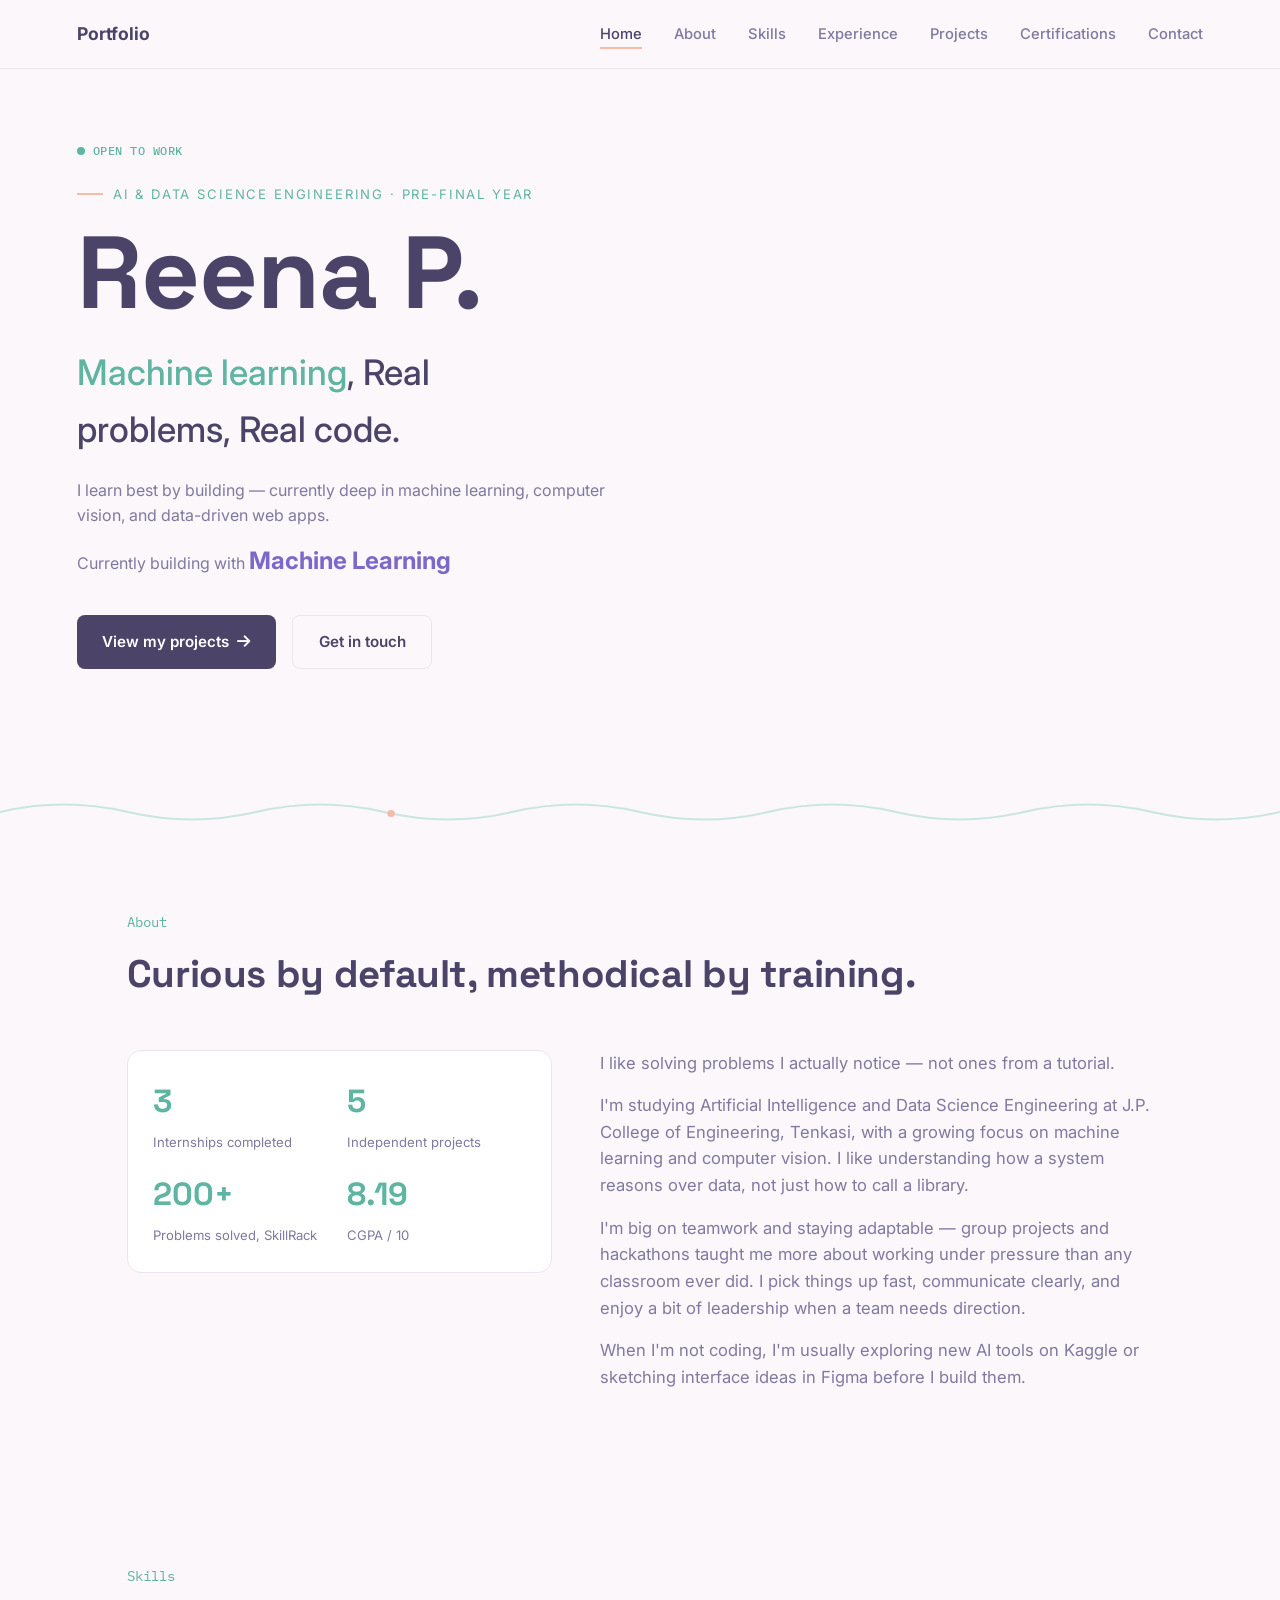
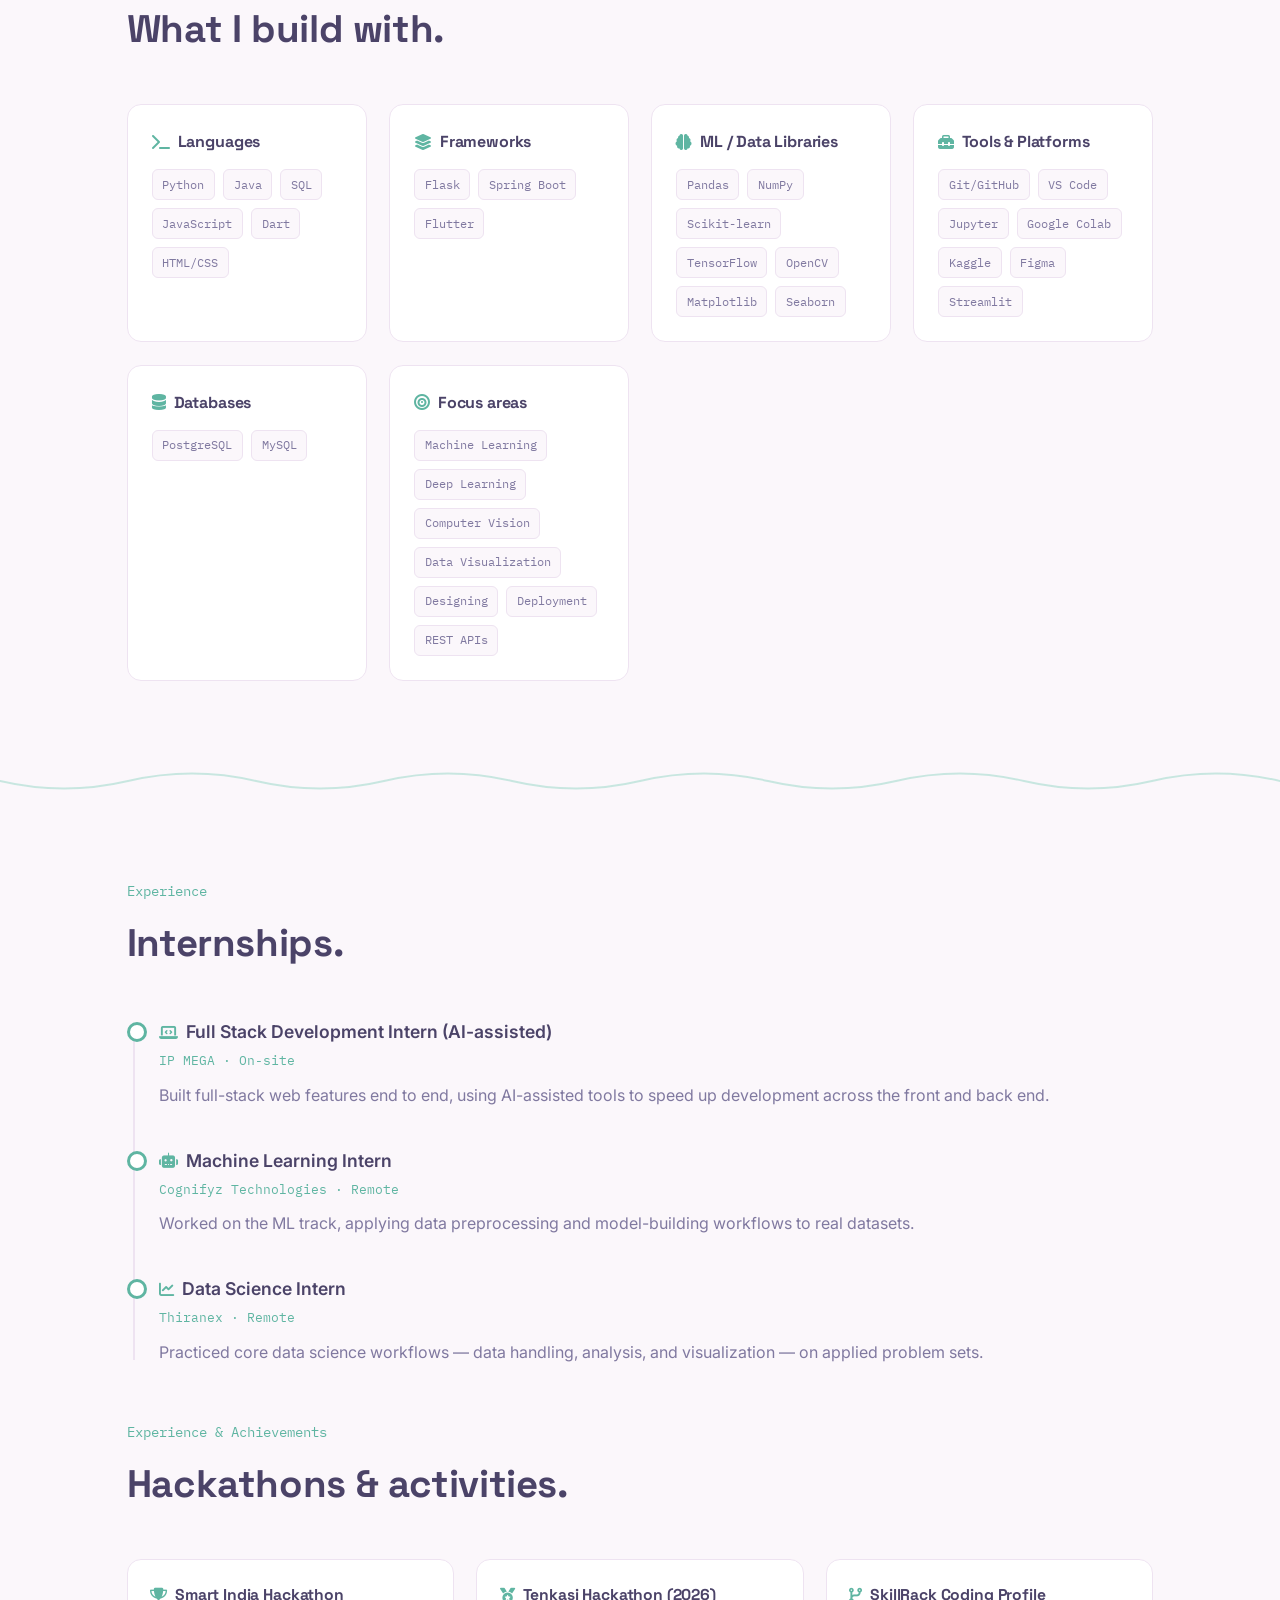
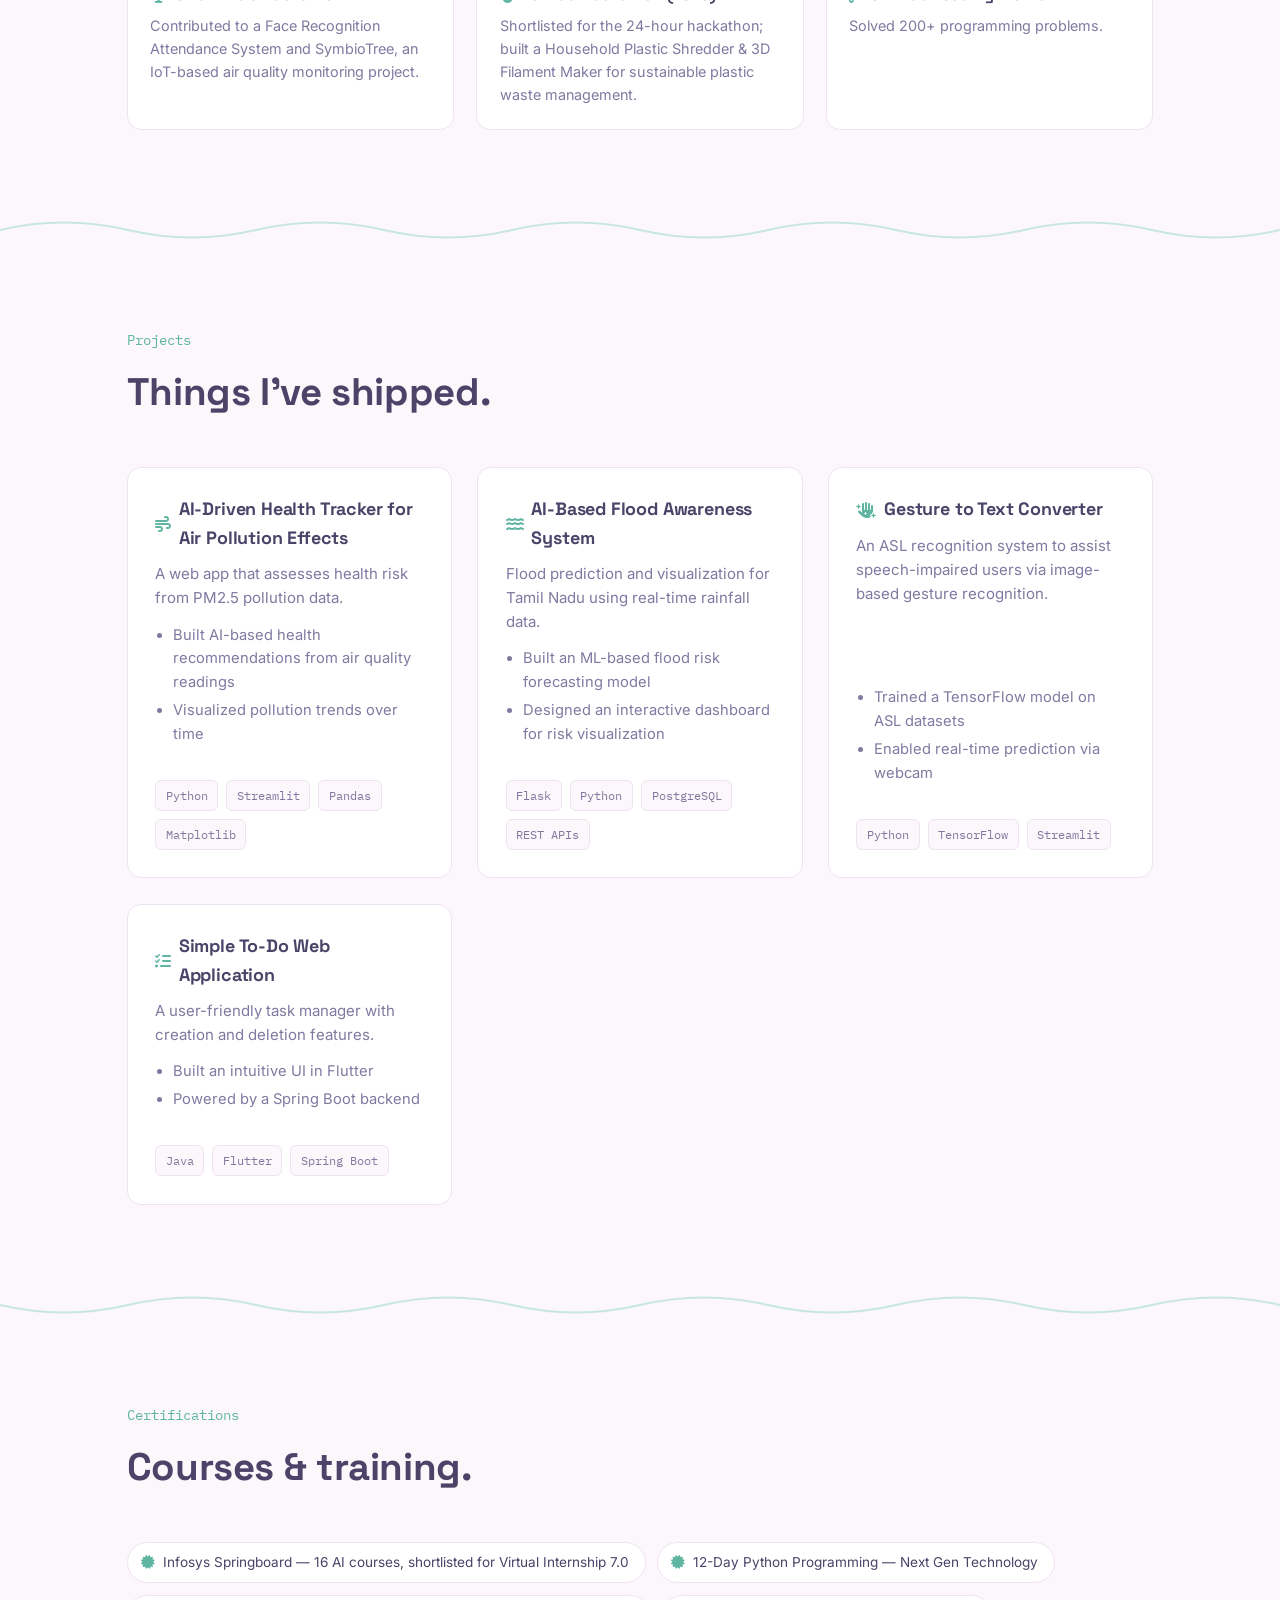
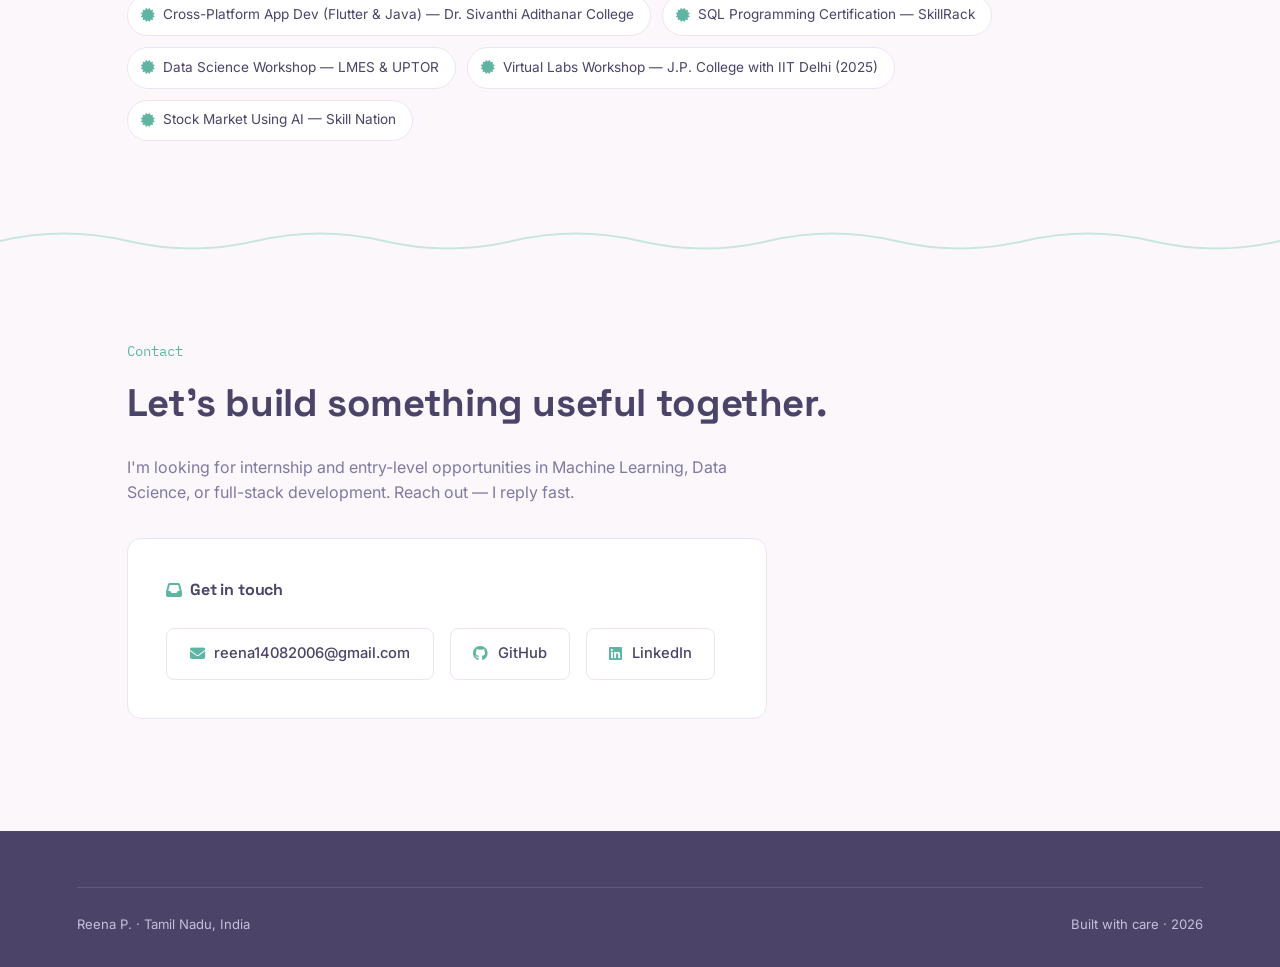
<file: index.html>
<!DOCTYPE html>
<html lang="en">
<head>
<meta charset="UTF-8">
<meta name="viewport" content="width=device-width, initial-scale=1.0">
<title>Reena P | Portfolio</title>
<link rel="preconnect" href="https://fonts.googleapis.com">
<link href="https://fonts.googleapis.com/css2?family=Space+Grotesk:wght@400;500;600;700&family=Inter:wght@400;500;600&family=IBM+Plex+Mono:wght@400;500&display=swap" rel="stylesheet">
<link rel="stylesheet" href="https://cdnjs.cloudflare.com/ajax/libs/font-awesome/6.5.1/css/all.min.css">
<link rel="stylesheet" href="styles.css">
</head>
<body>

<nav>
  <div class="logo">Portfolio</div>
  <button class="nav-toggle" aria-label="Toggle menu">
    <span class="bar"></span><span class="bar"></span><span class="bar"></span>
  </button>
  <ul>
    <li><a href="#home" class="active">Home</a></li>
    <li><a href="#about">About</a></li>
    <li><a href="#skills">Skills</a></li>
    <li><a href="#experience">Experience</a></li>
    <li><a href="#projects">Projects</a></li>
    <li><a href="#education">Certifications</a></li>
    <li><a href="#contact">Contact</a></li>
  </ul>
</nav>
<div class="nav-backdrop" id="navBackdrop"></div>

<header class="hero" id="home">
  <span class="badge"><span class="dot"></span>Open to work</span>
  <div class="hero-eyebrow">AI &amp; Data Science Engineering · Pre-final year</div>
  <h1 class="hero-name">Reena P.</h1>
  <p class="hero-role"><span class="accent">Machine learning</span>, Real problems, Real code.</p>
  <p class="hero-sub">I learn best by building — currently deep in machine learning, computer vision, and data-driven web apps.</p>
  <p class="hero-rotate">Currently building with <span class="rotate-word">Machine Learning</span></p>
  <div class="hero-actions">
    <a class="btn btn-primary" href="#projects">View my projects <i class="fa-solid fa-arrow-right"></i></a>
    <a class="btn btn-ghost" href="#contact">Get in touch</a>
  </div>
</header>

<svg class="signal-divider" viewBox="0 0 1200 40" preserveAspectRatio="none">
  <path d="M0,20 Q60,5 120,20 T240,20 T360,20 T480,20 T600,20 T720,20 T840,20 T960,20 T1080,20 T1200,20"/>
  <circle class="pulse-dot" r="3.5" cy="20"><animateMotion dur="6s" repeatCount="indefinite" path="M0,0 Q60,-15 120,0 T240,0 T360,0 T480,0 T600,0 T720,0 T840,0 T960,0 T1080,0 T1200,0"/></circle>
</svg>

<section id="about">
  <div class="section-head reveal-right">
    <span class="section-num">About</span>
    <h2>Curious by default, methodical by training.</h2>
  </div>
  <div class="about-grid">
    <div class="stat-card reveal">
      <div class="stat-grid">
        <div><div class="num">3</div><div class="label">Internships completed</div></div>
        <div><div class="num">5</div><div class="label">Independent projects</div></div>
        <div><div class="num">200+</div><div class="label">Problems solved, SkillRack</div></div>
        <div><div class="num">8.19</div><div class="label">CGPA / 10</div></div>
      </div>
    </div>
    <div class="reveal" style="transition-delay:0.15s;">
      <p style="color:var(--slate); font-size:1.04rem; margin-bottom:1rem;">I like solving problems I actually notice — not ones from a tutorial.</p>
      <p style="color:var(--slate); font-size:1.04rem; margin-bottom:1rem;">I'm studying Artificial Intelligence and Data Science Engineering at J.P. College of Engineering, Tenkasi, with a growing focus on machine learning and computer vision. I like understanding how a system reasons over data, not just how to call a library.</p>
      <p style="color:var(--slate); font-size:1.04rem; margin-bottom:1rem;">I'm big on teamwork and staying adaptable — group projects and hackathons taught me more about working under pressure than any classroom ever did. I pick things up fast, communicate clearly, and enjoy a bit of leadership when a team needs direction.</p>
      <p style="color:var(--slate); font-size:1.04rem;">When I'm not coding, I'm usually exploring new AI tools on Kaggle or sketching interface ideas in Figma before I build them.</p>
    </div>
  </div>
</section>

<section id="skills">
  <div class="section-head reveal-right">
    <span class="section-num">Skills</span>
    <h2>What I build with.</h2>
  </div>
  <div class="skills-wrap">
    <div class="skill-card reveal" style="transition-delay:0s;">
      <h4><i class="fa-solid fa-terminal"></i>Languages</h4>
      <div class="tag-row">
        <span class="tag">Python</span><span class="tag">Java</span><span class="tag">SQL</span>
        <span class="tag">JavaScript</span><span class="tag">Dart</span><span class="tag">HTML/CSS</span>
      </div>
    </div>
    <div class="skill-card reveal" style="transition-delay:0.08s;">
      <h4><i class="fa-solid fa-layer-group"></i>Frameworks</h4>
      <div class="tag-row">
        <span class="tag">Flask</span><span class="tag">Spring Boot</span><span class="tag">Flutter</span>
      </div>
    </div>
    <div class="skill-card reveal" style="transition-delay:0.16s;">
      <h4><i class="fa-solid fa-brain"></i>ML / Data Libraries</h4>
      <div class="tag-row">
        <span class="tag">Pandas</span><span class="tag">NumPy</span><span class="tag">Scikit-learn</span>
        <span class="tag">TensorFlow</span><span class="tag">OpenCV</span><span class="tag">Matplotlib</span><span class="tag">Seaborn</span>
      </div>
    </div>
    <div class="skill-card reveal" style="transition-delay:0.24s;">
      <h4><i class="fa-solid fa-toolbox"></i>Tools &amp; Platforms</h4>
      <div class="tag-row">
        <span class="tag">Git/GitHub</span><span class="tag">VS Code</span><span class="tag">Jupyter</span>
        <span class="tag">Google Colab</span><span class="tag">Kaggle</span><span class="tag">Figma</span><span class="tag">Streamlit</span>
      </div>
    </div>
    <div class="skill-card reveal" style="transition-delay:0.32s;">
      <h4><i class="fa-solid fa-database"></i>Databases</h4>
      <div class="tag-row">
        <span class="tag">PostgreSQL</span><span class="tag">MySQL</span>
      </div>
    </div>
    <div class="skill-card reveal" style="transition-delay:0.4s;">
      <h4><i class="fa-solid fa-bullseye"></i>Focus areas</h4>
      <div class="tag-row">
        <span class="tag">Machine Learning</span><span class="tag">Deep Learning</span><span class="tag">Computer Vision</span>
        <span class="tag">Data Visualization</span><span class="tag">Designing</span><span class="tag">Deployment</span><span class="tag">REST APIs</span>
      </div>
    </div>
  </div>
</section>

<svg class="signal-divider" viewBox="0 0 1200 40" preserveAspectRatio="none">
  <path d="M0,20 Q60,35 120,20 T240,20 T360,20 T480,20 T600,20 T720,20 T840,20 T960,20 T1080,20 T1200,20"/>
</svg>

<section id="experience">
  <div class="section-head reveal-right">
    <span class="section-num">Experience</span>
    <h2>Internships.</h2>
  </div>
  <div class="timeline">
    <div class="tl-item reveal" style="transition-delay:0s;">
      <div class="tl-role"><i class="fa-solid fa-laptop-code"></i>Full Stack Development Intern (AI-assisted)</div>
      <div class="tl-meta mono">IP MEGA · On-site</div>
      <p>Built full-stack web features end to end, using AI-assisted tools to speed up development across the front and back end.</p>
    </div>
    <div class="tl-item reveal" style="transition-delay:0.15s;">
      <div class="tl-role"><i class="fa-solid fa-robot"></i>Machine Learning Intern</div>
      <div class="tl-meta mono">Cognifyz Technologies · Remote</div>
      <p>Worked on the ML track, applying data preprocessing and model-building workflows to real datasets.</p>
    </div>
    <div class="tl-item reveal" style="transition-delay:0.3s;">
      <div class="tl-role"><i class="fa-solid fa-chart-line"></i>Data Science Intern</div>
      <div class="tl-meta mono">Thiranex · Remote</div>
      <p>Practiced core data science workflows — data handling, analysis, and visualization — on applied problem sets.</p>
    </div>
  </div>

  <div class="section-head reveal-right" style="margin-top:3.5rem;">
    <span class="section-num">Experience &amp; Achievements</span>
    <h2>Hackathons &amp; activities.</h2>
  </div>
  <div class="achieve-grid">
    <div class="achieve-card reveal" style="transition-delay:0s;">
      <h4><i class="fa-solid fa-trophy"></i>Smart India Hackathon</h4>
      <p>Contributed to a Face Recognition Attendance System and SymbioTree, an IoT-based air quality monitoring project.</p>
    </div>
    <div class="achieve-card reveal" style="transition-delay:0.12s;">
      <h4><i class="fa-solid fa-medal"></i>Tenkasi Hackathon (2026)</h4>
      <p>Shortlisted for the 24-hour hackathon; built a Household Plastic Shredder &amp; 3D Filament Maker for sustainable plastic waste management.</p>
    </div>
    <div class="achieve-card reveal" style="transition-delay:0.24s;">
      <h4><i class="fa-solid fa-code-branch"></i>SkillRack Coding Profile</h4>
      <p>Solved 200+ programming problems.</p>
    </div>
  </div>
</section>

<svg class="signal-divider" viewBox="0 0 1200 40" preserveAspectRatio="none">
  <path d="M0,20 Q60,5 120,20 T240,20 T360,20 T480,20 T600,20 T720,20 T840,20 T960,20 T1080,20 T1200,20"/>
</svg>

<section id="projects">
  <div class="section-head reveal-right">
    <span class="section-num">Projects</span>
    <h2>Things I've shipped.</h2>
  </div>
  <div class="proj-grid">

    <div class="proj-card reveal" style="transition-delay:0s;">
      <h4><i class="fa-solid fa-wind"></i>AI-Driven Health Tracker for Air Pollution Effects</h4>
      <p>A web app that assesses health risk from PM2.5 pollution data.</p>
      <ul>
        <li>Built AI-based health recommendations from air quality readings</li>
        <li>Visualized pollution trends over time</li>
      </ul>
      <div class="proj-stack tag-row">
        <span class="tag">Python</span><span class="tag">Streamlit</span><span class="tag">Pandas</span><span class="tag">Matplotlib</span>
      </div>
    </div>

    <div class="proj-card reveal" style="transition-delay:0.1s;">
      <h4><i class="fa-solid fa-water"></i>AI-Based Flood Awareness System</h4>
      <p>Flood prediction and visualization for Tamil Nadu using real-time rainfall data.</p>
      <ul>
        <li>Built an ML-based flood risk forecasting model</li>
        <li>Designed an interactive dashboard for risk visualization</li>
      </ul>
      <div class="proj-stack tag-row">
        <span class="tag">Flask</span><span class="tag">Python</span><span class="tag">PostgreSQL</span><span class="tag">REST APIs</span>
      </div>
    </div>

    <div class="proj-card reveal" style="transition-delay:0.2s;">
      <h4><i class="fa-solid fa-hand-sparkles"></i>Gesture to Text Converter</h4>
      <p>An ASL recognition system to assist speech-impaired users via image-based gesture recognition.</p>
      <ul>
        <li>Trained a TensorFlow model on ASL datasets</li>
        <li>Enabled real-time prediction via webcam</li>
      </ul>
      <div class="proj-stack tag-row">
        <span class="tag">Python</span><span class="tag">TensorFlow</span><span class="tag">Streamlit</span>
      </div>
    </div>

    <div class="proj-card reveal" style="transition-delay:0.3s;">
      <h4><i class="fa-solid fa-list-check"></i>Simple To-Do Web Application</h4>
      <p>A user-friendly task manager with creation and deletion features.</p>
      <ul>
        <li>Built an intuitive UI in Flutter</li>
        <li>Powered by a Spring Boot backend</li>
      </ul>
      <div class="proj-stack tag-row">
        <span class="tag">Java</span><span class="tag">Flutter</span><span class="tag">Spring Boot</span>
      </div>
    </div>

  </div>
</section>

<svg class="signal-divider" viewBox="0 0 1200 40" preserveAspectRatio="none">
  <path d="M0,20 Q60,35 120,20 T240,20 T360,20 T480,20 T600,20 T720,20 T840,20 T960,20 T1080,20 T1200,20"/>
</svg>

<section id="education">
  <div class="section-head reveal-right">
    <span class="section-num">Certifications</span>
    <h2>Courses &amp; training.</h2>
  </div>
  <div class="chip-list">
    <div class="chip reveal" style="transition-delay:0s;"><i class="fa-solid fa-certificate"></i>Infosys Springboard — 16 AI courses, shortlisted for Virtual Internship 7.0</div>
    <div class="chip reveal" style="transition-delay:0.06s;"><i class="fa-solid fa-certificate"></i>12-Day Python Programming — Next Gen Technology</div>
    <div class="chip reveal" style="transition-delay:0.12s;"><i class="fa-solid fa-certificate"></i>Cross-Platform App Dev (Flutter &amp; Java) — Dr. Sivanthi Adithanar College</div>
    <div class="chip reveal" style="transition-delay:0.18s;"><i class="fa-solid fa-certificate"></i>SQL Programming Certification — SkillRack</div>
    <div class="chip reveal" style="transition-delay:0.24s;"><i class="fa-solid fa-certificate"></i>Data Science Workshop — LMES &amp; UPTOR</div>
    <div class="chip reveal" style="transition-delay:0.3s;"><i class="fa-solid fa-certificate"></i>Virtual Labs Workshop — J.P. College with IIT Delhi (2025)</div>
    <div class="chip reveal" style="transition-delay:0.36s;"><i class="fa-solid fa-certificate"></i>Stock Market Using AI — Skill Nation</div>
  </div>
</section>

<svg class="signal-divider" viewBox="0 0 1200 40" preserveAspectRatio="none">
  <path d="M0,20 Q60,5 120,20 T240,20 T360,20 T480,20 T600,20 T720,20 T840,20 T960,20 T1080,20 T1200,20"/>
</svg>

<section id="contact">
  <div class="section-head reveal-right">
    <span class="section-num">Contact</span>
    <h2>Let's build something useful together.</h2>
  </div>
  <p class="reveal" style="color:var(--slate); max-width:60ch; margin-top:-1.5rem; margin-bottom:2rem;">I'm looking for internship and entry-level opportunities in Machine Learning, Data Science, or full-stack development. Reach out — I reply fast.</p>
  <div class="contact-card reveal">
    <h4 style="display:flex; align-items:center; gap:8px;"><i class="fa-solid fa-inbox" style="color:var(--teal-deep);"></i>Get in touch</h4>
    <div class="contact-links">
      <a href="mailto:reena14082006@gmail.com"><i class="fa-solid fa-envelope"></i>reena14082006@gmail.com</a>
      <a href="https://github.com/cathrine14" target="_blank" rel="noopener noreferrer"><i class="fa-brands fa-github"></i>GitHub</a>
      <a href="https://www.linkedin.com/in/reenapaulraj" target="_blank" rel="noopener noreferrer"><i class="fa-brands fa-linkedin"></i>LinkedIn</a>
    </div>
  </div>
</section>

<footer>
  <div class="foot-bottom">
    <span>Reena P. · Tamil Nadu, India</span>
    <span>Built with care · 2026</span>
  </div>
</footer>

<button class="back-to-top" id="backToTop" aria-label="Back to top"><i class="fa-solid fa-arrow-up"></i></button>

<script>
  document.addEventListener("DOMContentLoaded", function(){
    const toggle = document.querySelector(".nav-toggle");
    const navUl = document.querySelector("nav ul");
    const backdrop = document.getElementById("navBackdrop");
    function closeMenu(){
      navUl.classList.remove("open");
      toggle.classList.remove("active");
      backdrop.classList.remove("show");
      document.body.style.overflow = "";
    }
    function openMenu(){
      navUl.classList.add("open");
      toggle.classList.add("active");
      backdrop.classList.add("show");
      document.body.style.overflow = "hidden";
    }
    if(toggle && navUl && backdrop){
      toggle.addEventListener("click", function(){
        if(navUl.classList.contains("open")){ closeMenu(); } else { openMenu(); }
      });
      backdrop.addEventListener("click", closeMenu);
      navUl.querySelectorAll("a").forEach(function(link){
        link.addEventListener("click", closeMenu);
      });
    }
  });

  const revealEls = document.querySelectorAll('.reveal, .reveal-right');
  const obs = new IntersectionObserver((entries)=>{
    entries.forEach(e=>{ if(e.isIntersecting){ e.target.classList.add('in'); obs.unobserve(e.target); } });
  }, { threshold:0.1, rootMargin: '0px 0px -12% 0px' });
  revealEls.forEach(el=>obs.observe(el));

  const words = ["Machine Learning", "Computer Vision", "Data Science", "Full-Stack Apps"];
  let wordIdx = 0;
  const rw = document.querySelector('.rotate-word');
  if(rw){
    setInterval(()=>{
      rw.style.opacity = 0;
      rw.style.transform = 'translateY(6px)';
      setTimeout(()=>{
        wordIdx = (wordIdx + 1) % words.length;
        rw.textContent = words[wordIdx];
        rw.style.opacity = 1;
        rw.style.transform = 'translateY(0)';
      }, 350);
    }, 2200);
  }

  const backToTop = document.getElementById('backToTop');
  window.addEventListener('scroll', function(){
    if(window.scrollY > 400){ backToTop.classList.add('show'); }
    else { backToTop.classList.remove('show'); }
  });
  backToTop.addEventListener('click', function(){
    window.scrollTo({ top:0, behavior:'smooth' });
  });

  const navLinks = document.querySelectorAll('nav ul li a');
  const sections = document.querySelectorAll('section[id], header[id]');
  const spyObs = new IntersectionObserver((entries)=>{
    entries.forEach(entry=>{
      if(entry.isIntersecting){
        navLinks.forEach(link=>link.classList.remove('active'));
        const activeLink = document.querySelector('nav ul li a[href="#' + entry.target.id + '"]');
        if(activeLink) activeLink.classList.add('active');
      }
    });
  }, { rootMargin: '-40% 0px -55% 0px' });
  sections.forEach(sec=>spyObs.observe(sec));
</script>
</body>
</html>
</file>
<file: styles.css>
:root{
  --ink:#4B4368;
  --paper:#FBF7FB;
  --card:#FFFFFF;
  --teal:#9ED9CB;
  --teal-deep:#5FB5A2;
  --amber:#F6BBA6;
  --slate:#8079A0;
  --line:#EEE3F1;
  --violet:#C9BBEF;
  --violet-deep:#7C68C9;
  --radius:14px;
}
*{box-sizing:border-box; margin:0; padding:0;}
html{ scroll-behavior:smooth; scroll-padding-top:90px; }
body{
  background:var(--paper);
  color:var(--ink);
  font-family:'Inter', sans-serif;
  line-height:1.6;
  overflow-x:hidden;
}
h1,h2,h3,h4{ font-family:'Space Grotesk', sans-serif; letter-spacing:-0.01em; }
.mono{ font-family:'IBM Plex Mono', monospace; }
a{ color:inherit; text-decoration:none; }

/* ---------- Signal line divider ---------- */
.signal-divider{ width:100%; height:40px; display:block; }
.signal-divider path{
  fill:none; stroke:var(--teal); stroke-width:2; stroke-linecap:round; opacity:0.55;
}
.signal-divider .pulse-dot{ fill:var(--amber); }

/* ---------- Nav ---------- */
nav{
  position:fixed; top:0; left:0; right:0; z-index:100;
  display:flex; justify-content:space-between; align-items:center;
  padding:20px 6vw;
  background:rgba(251,247,251,0.85);
  backdrop-filter:blur(8px);
  border-bottom:1px solid var(--line);
}
nav .logo{ font-weight:700; font-size:1.1rem; }
nav ul{ list-style:none; display:flex; gap:2rem; }
nav ul li a{ font-size:0.92rem; font-weight:500; color:var(--slate); transition:color .2s; padding-bottom:4px; }
nav ul li a:hover{ color:var(--violet-deep); }
nav ul li a.active{ color:var(--ink); border-bottom:2px solid var(--amber); }
.nav-toggle{
  display:none; background:none; border:none; cursor:pointer; padding:8px;
  flex-direction:column; gap:5px; align-items:flex-end; z-index:160; position:relative;
}
.nav-toggle .bar{ width:22px; height:2px; background:var(--ink); border-radius:2px; transition:transform .3s ease, opacity .3s ease, width .3s ease; }
.nav-toggle.active .bar:nth-child(1){ transform:translateY(7px) rotate(45deg); width:22px; }
.nav-toggle.active .bar:nth-child(2){ opacity:0; }
.nav-toggle.active .bar:nth-child(3){ transform:translateY(-7px) rotate(-45deg); width:22px; }
@media (max-width:760px){ nav ul{ gap:1rem; } nav ul li a{ font-size:0.8rem; } }
@media (max-width:560px){
  .nav-toggle{ display:flex; }
  nav ul{
    display:flex; position:fixed; top:0; right:-280px; height:100vh; width:260px;
    flex-direction:column; gap:0; background:var(--paper);
    border-left:1px solid var(--line); padding:90px 28px 28px;
    box-shadow:-10px 0 28px -14px rgba(75,67,104,0.3);
    transition:right .32s ease; z-index:150;
  }
  nav ul.open{ right:0; }
  nav ul li{ width:100%; }
  nav ul li a{ display:block; padding:0.9rem 0; font-size:1.05rem; border-bottom:1px solid var(--line); }
  nav ul li a.active{ border-bottom:1px solid var(--line); }
  .nav-backdrop{
    display:none; position:fixed; inset:0; background:rgba(20,15,35,0.4);
    z-index:140; opacity:0; transition:opacity .3s ease;
  }
  .nav-backdrop.show{ display:block; opacity:1; }
}

/* ---------- Page hero (for subpages) ---------- */
.page-hero{
  padding:9rem 6vw 1.5rem;
  max-width:1180px; margin:0 auto;
}
.page-hero .section-num{ font-family:'IBM Plex Mono',monospace; color:var(--teal-deep); font-size:0.85rem; display:block; margin-bottom:0.6rem; }
.page-hero h1{ font-size:clamp(2rem,4.5vw,3rem); }
.page-hero p{ color:var(--slate); margin-top:1rem; max-width:60ch; }

.section-tight{ padding-top:1.2rem; }

/* ---------- Badge (no box, plain text + pulsing dot) ---------- */
.badge{
  display:inline-flex; align-items:center; gap:8px;
  color:var(--teal-deep);
  font-family:'IBM Plex Mono',monospace; font-size:0.78rem; font-weight:500;
  letter-spacing:0.04em; text-transform:uppercase;
  margin-bottom:1.4rem;
}
.badge .dot{
  width:8px; height:8px; border-radius:50%; background:var(--teal-deep);
  animation:pulse-dot 1.8s ease-in-out infinite;
}
@keyframes pulse-dot{ 0%,100%{ opacity:1; } 50%{ opacity:0.35; } }

/* ---------- Home hero ---------- */
header.hero{
  min-height:88vh;
  display:flex; flex-direction:column; justify-content:center;
  padding:8vh 6vw 6vh;
  position:relative;
}
.hero-eyebrow{
  font-size:0.82rem; color:var(--teal-deep); text-transform:uppercase;
  letter-spacing:0.14em; margin-bottom:1rem; display:flex; align-items:center; gap:10px;
}
.hero-eyebrow::before{ content:''; width:26px; height:2px; background:var(--amber); display:inline-block; }
.hero-name{
  font-family:'Space Grotesk',sans-serif; font-weight:700;
  font-size:clamp(3.2rem,9vw,6.4rem); line-height:1.02; margin-bottom:1.2rem;
}
@keyframes hero-slideup{ from{ opacity:0; transform:translateY(14px); } to{ opacity:1; transform:translateY(0); } }
.hero-role{
  font-size:clamp(1.5rem,3.4vw,2.2rem); color:var(--ink); font-weight:500;
  max-width:20ch; margin-bottom:1.3rem;
  animation: hero-slideup 0.8s ease-out forwards;
}
.hero-role .accent{ color:var(--teal-deep); }
.hero-sub{ font-size:1rem; color:var(--slate); max-width:56ch; }
.hero-rotate{ font-size:1rem; color:var(--slate); margin-top:0.8rem; }
.hero-rotate .rotate-word{
  display:inline-block; color:var(--violet-deep); font-weight:700;
  font-size:1.5em;
  transition:opacity .35s ease, transform .35s ease;
}
.hero-actions{ margin-top:2.2rem; display:flex; gap:1rem; flex-wrap:wrap; }
.btn{
  padding:0.85rem 1.6rem; border-radius:8px; font-weight:600; font-size:0.95rem;
  display:inline-flex; align-items:center; gap:.5rem;
  transition:transform .15s ease, box-shadow .15s ease, border-color .15s ease;
}
.btn-primary{ background:var(--ink); color:#fff; }
.btn-primary:hover{ transform:translateY(-2px); box-shadow:0 10px 24px -8px rgba(75,67,104,0.4); }
.btn-ghost{ border:1.5px solid var(--line); color:var(--ink); }
.btn-ghost:hover{ border-color:var(--violet-deep); color:var(--violet-deep); transform:translateY(-2px); }

.hero-graph{ position:absolute; right:6vw; top:50%; transform:translateY(-50%); width:min(34vw, 380px); opacity:0.9; }
@media (max-width:900px){ .hero-graph{ display:none; } }

/* ---------- Section shell ---------- */
section{ padding:5rem 6vw; max-width:1180px; margin:0 auto; }
.section-head{ margin-bottom:2.8rem; }
.section-num{ font-family:'IBM Plex Mono', monospace; color:var(--teal-deep); font-size:0.85rem; margin-bottom:0.6rem; display:block; }
.section-head h2{ font-size:clamp(1.7rem,3.4vw,2.4rem); }

.reveal{ opacity:0; transform:translateY(24px); transition:opacity .7s ease, transform .7s ease; }
.reveal.in{ opacity:1; transform:translateY(0); animation:glow-pulse 1.3s ease-out; }
.reveal-right{ opacity:0; transform:translateX(50px); transition:opacity .7s ease, transform .7s ease; }
.reveal-right.in{ opacity:1; transform:translateX(0); animation:glow-pulse 1.3s ease-out; }
@keyframes glow-pulse{
  0%{ box-shadow:0 0 0 0 rgba(124,104,201,0); }
  35%{ box-shadow:0 0 28px 6px rgba(115,79,150,0.5); }
  100%{ box-shadow:0 0 0 0 rgba(124,104,201,0); }
}

/* ---------- About ---------- */
.about-grid{ display:grid; grid-template-columns:1fr 1.3fr; gap:3rem; align-items:start; }
@media (max-width:800px){ .about-grid{ grid-template-columns:1fr; } }
.about-grid p{ color:var(--slate); font-size:1.04rem; margin-bottom:1rem; }
.stat-card{ background:var(--card); border:1px solid var(--line); border-radius:var(--radius); padding:1.6rem; }
.stat-grid{ display:grid; grid-template-columns:1fr 1fr; gap:1rem; }
.stat-card .num{ font-family:'Space Grotesk',sans-serif; font-size:2rem; font-weight:700; color:var(--teal-deep); }
.stat-card .label{ font-size:0.82rem; color:var(--slate); margin-top:.3rem; }

/* ---------- Skills ---------- */
.skills-wrap{ display:grid; grid-template-columns:repeat(auto-fit,minmax(230px,1fr)); gap:1.4rem; }
.skill-card{ background:var(--card); border:1px solid var(--line); border-radius:var(--radius); padding:1.5rem; transition:border-color .15s ease, background .15s ease, transform .15s ease, box-shadow .15s ease; }
.skill-card:hover{ border-color:var(--violet-deep); background:rgba(124,104,201,0.05); transform:translate(4px,-4px); box-shadow:0 16px 32px -16px rgba(115,79,150,0.4), 0 0 22px 2px rgba(115,79,150,0.4); }
.skill-card h4{ font-size:1rem; margin-bottom:0.9rem; color:var(--ink); display:flex; align-items:center; gap:8px; }
.skill-card h4 i{ color:var(--teal-deep); font-size:1rem; }
.tag-row{ display:flex; flex-wrap:wrap; gap:.5rem; }
.tag{
  font-family:'IBM Plex Mono',monospace; font-size:0.76rem; background:var(--paper);
  border:1px solid var(--line); padding:0.3rem 0.6rem; border-radius:6px; color:var(--slate);
  transition:border-color .15s ease, color .15s ease, transform .15s ease;
}
.tag:hover{ border-color:var(--violet-deep); color:var(--violet-deep); cursor:default; transform:translateX(4px); }

/* ---------- Timeline ---------- */
.timeline{ position:relative; padding-left:2rem; }
.timeline::before{ content:''; position:absolute; left:6px; top:6px; bottom:6px; width:2px; background:var(--line); }
.tl-item{ position:relative; padding-bottom:2.4rem; }
.tl-item:last-child{ padding-bottom:0; }
.tl-item::before{
  content:''; position:absolute; left:-2rem; top:4px; width:14px; height:14px; border-radius:50%;
  background:var(--card); border:3px solid var(--teal-deep);
}
.tl-icon{
  position:absolute; left:-2.6rem; top:-2px; width:24px; height:24px; border-radius:50%;
  background:var(--paper); display:none;
}
.tl-role{ font-size:1.1rem; font-weight:600; display:flex; align-items:center; gap:8px; }
.tl-role i{ color:var(--teal-deep); font-size:0.95rem; }
.tl-meta{ font-family:'IBM Plex Mono',monospace; font-size:0.8rem; color:var(--teal-deep); margin:.3rem 0 .7rem; }
.tl-item p{ color:var(--slate); }

/* ---------- Projects ---------- */
.proj-grid{ display:grid; grid-template-columns:repeat(auto-fit,minmax(280px,1fr)); gap:1.6rem; }
.proj-card{
  background:var(--card); border:1px solid var(--line); border-radius:var(--radius);
  padding:1.7rem; display:flex; flex-direction:column; height:100%;
  transition:transform .2s ease, box-shadow .2s ease, border-color .2s ease;
}
.proj-card:hover{ transform:translate(4px,-4px); box-shadow:0 16px 32px -16px rgba(115,79,150,0.4), 0 0 22px 2px rgba(115,79,150,0.4); border-color:var(--violet-deep); }
.proj-card h4{ font-size:1.12rem; margin-bottom:.6rem; display:flex; align-items:center; gap:8px; }
.proj-card h4 i{ color:var(--teal-deep); font-size:1rem; }
.proj-card p{ color:var(--slate); font-size:0.94rem; flex-grow:1; }
.proj-card ul{ margin:0.8rem 0; padding-left:1.1rem; color:var(--slate); font-size:0.92rem; }
.proj-card ul li{ margin-bottom:.3rem; }
.proj-stack{ margin-top:1rem; }

/* ---------- Certifications / Achievements ---------- */
.chip-list{ display:flex; flex-wrap:wrap; gap:0.7rem; }
.chip{
  background:var(--card); border:1px solid var(--line); border-radius:999px; padding:0.55rem 1rem 0.55rem 0.8rem;
  font-size:0.85rem; color:var(--ink); display:inline-flex; align-items:center; gap:8px;
  transition:border-color .15s ease, color .15s ease, transform .15s ease;
}
.chip i{ color:var(--teal-deep); font-size:0.85rem; }
.chip:hover{ border-color:var(--violet-deep); color:var(--violet-deep); cursor:default; transform:translateX(4px); box-shadow:0 0 16px 2px rgba(115,79,150,0.4); }
.chip:hover i{ color:var(--violet-deep); }

.achieve-grid{ display:grid; grid-template-columns:repeat(auto-fit,minmax(260px,1fr)); gap:1.4rem; margin-top:1.6rem; }
.achieve-card{ background:var(--card); border:1px solid var(--line); border-radius:var(--radius); padding:1.4rem; transition:border-color .15s ease, transform .15s ease; }
.achieve-card:hover{ border-color:var(--violet-deep); transform:translateX(4px); box-shadow:0 0 20px 2px rgba(115,79,150,0.4); }
.achieve-card h4{ font-size:0.98rem; margin-bottom:.4rem; display:flex; align-items:center; gap:8px; }
.achieve-card h4 i{ color:var(--teal-deep); font-size:0.95rem; }
.achieve-card p{ color:var(--slate); font-size:0.9rem; }

/* ---------- Contact ---------- */
.contact-card{
  background:var(--card); border:1px solid var(--line); border-radius:var(--radius);
  padding:2.4rem; text-align:left; max-width:640px;
  transition:border-color .15s ease, transform .15s ease, box-shadow .15s ease;
}
.contact-card:hover{ border-color:var(--violet-deep); transform:translate(4px,-4px); box-shadow:0 16px 32px -16px rgba(115,79,150,0.4), 0 0 24px 3px rgba(115,79,150,0.4); }
.contact-links{ margin-top:1.6rem; display:flex; flex-wrap:wrap; gap:1rem; }
.contact-links a{
  border:1.5px solid var(--line); padding:0.8rem 1.4rem; border-radius:8px; font-size:0.92rem; font-weight:500;
  display:flex; align-items:center; gap:.6rem; transition:border-color .2s, background .2s, color .2s;
}
.contact-links a i{ font-size:0.95rem; color:var(--teal-deep); }
.contact-links a:hover{ border-color:var(--violet-deep); background:rgba(124,104,201,0.06); color:var(--violet-deep); }
.contact-links a:hover i{ color:var(--violet-deep); }

/* ---------- Footer ---------- */
footer{ background:var(--ink); color:#fff; padding:3.5rem 6vw 2rem; margin-top:2rem; }
.foot-bottom{
  max-width:1180px; margin:0 auto; padding-top:1.6rem; border-top:1px solid rgba(255,255,255,0.12);
  color:#C7BFDD; font-size:0.82rem; display:flex; justify-content:space-between; flex-wrap:wrap; gap:.5rem;
}

@media (prefers-reduced-motion: reduce){
  .reveal{ transition:none; opacity:1; transform:none; }
  * { animation:none !important; }
}

.back-to-top{
  position:fixed; bottom:24px; right:24px; width:46px; height:46px; border-radius:50%;
  background:var(--ink); color:#fff; border:none; cursor:pointer;
  display:flex; align-items:center; justify-content:center; font-size:1.1rem;
  box-shadow:0 10px 24px -10px rgba(75,67,104,0.5);
  opacity:0; pointer-events:none; transform:translateY(12px);
  transition:opacity .25s ease, transform .25s ease, background .2s ease;
  z-index:90;
}
.back-to-top.show{ opacity:1; pointer-events:auto; transform:translateY(0); }
.back-to-top:hover{ background:var(--violet-deep); }
</file>
